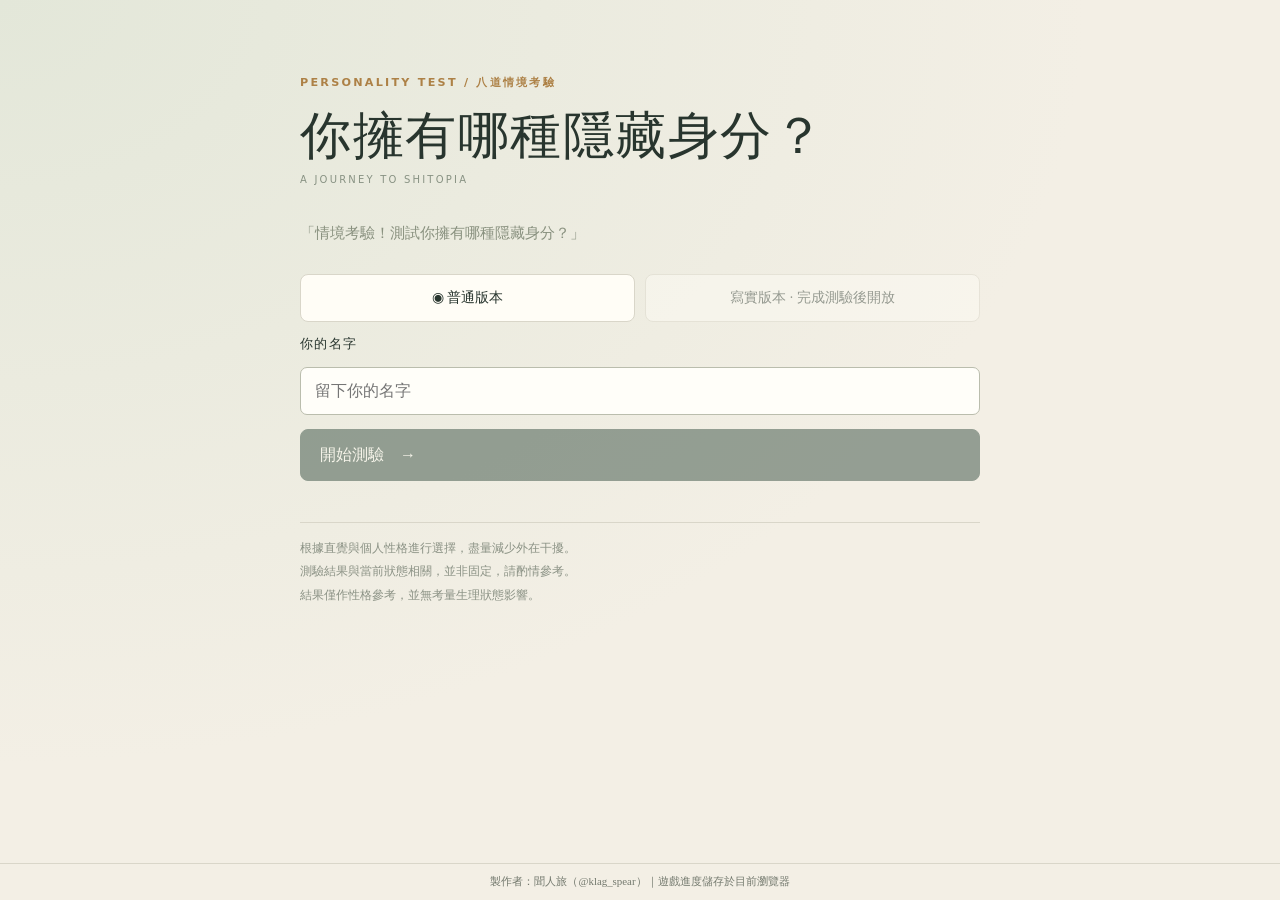
<file: index.html>
<!doctype html>
<html lang="zh-Hant">
<head><meta charset="utf-8"><meta name="viewport" content="width=device-width, initial-scale=1, viewport-fit=cover"><meta name="theme-color" content="#1e2924"><meta name="description" content="八道情境題，找出你的隱藏身分。"><title>你擁有哪種隱藏身分？</title><link rel="stylesheet" href="./styles/app.css"><link rel="stylesheet" href="./styles/candidate.css"><link rel="stylesheet" href="./styles/revision-061.css"></head>
<body><div id="app"></div><div id="notice" class="notification-stack" aria-live="polite" aria-relevant="additions"></div><dialog id="modal" aria-labelledby="modal-title"></dialog><noscript>本測驗需要開啟 JavaScript。</noscript><script type="module" src="./src/main.js"></script>
<!-- Cloudflare Web Analytics -->
<script
  type="module"
  src="https://static.cloudflareinsights.com/beacon.min.js"
  data-cf-beacon='{"token":"5f6bcc13f9c24ad7ba5f2b88d649b6bd"}'>
</script>
<!-- End Cloudflare Web Analytics -->
</body>
</html>
</file>
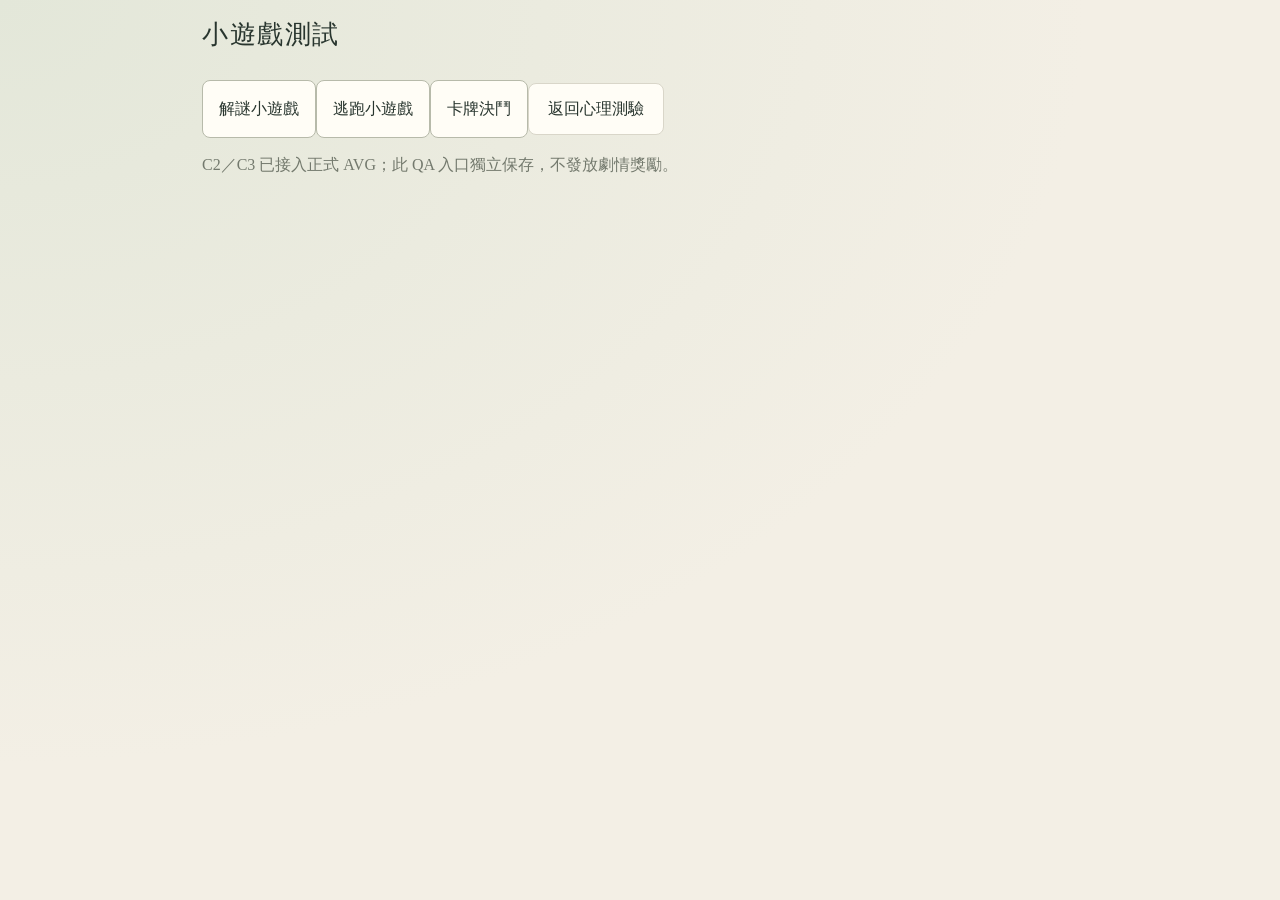
<file: qa/minigames.html>
<!doctype html>
<html lang="zh-Hant"><head><meta charset="utf-8"><meta name="viewport" content="width=device-width,initial-scale=1,viewport-fit=cover"><title>小遊戲測試中心</title><link rel="stylesheet" href="../styles/app.css"><link rel="stylesheet" href="../styles/candidate.css"><link rel="stylesheet" href="../styles/revision-061.css"></head><body><main id="qa" class="qa-center"></main><script type="module" src="./minigames.js"></script></body></html>
</file>
<file: styles/app.css>
@import url('./screens.css');
@import url('./cards.css');
/* Suppress double-tap zoom only; retain native panning and pinch zoom.
   Existing card drag surfaces keep their more specific touch-action: none. */
html,body,dialog{touch-action:manipulation}
:root{color-scheme:light;--paper:#f3efe5;--ink:#28352e;--muted:#73796d;--green:#233e31;--gold:#ad8146;--line:#d9d6c9;--white:#fffdf6;font-family:'Noto Serif TC','Microsoft JhengHei',serif;font-size:16px;background:var(--paper);color:var(--ink)}
*{box-sizing:border-box}body{margin:0;background:radial-gradient(ellipse at 0 0,#e3e7d9,transparent 60%),var(--paper);min-height:100dvh}button,input{font:inherit}button{cursor:pointer;border:1px solid var(--line);border-radius:8px;background:var(--white);color:var(--ink);padding:13px 19px;min-height:46px;transition:background .15s,transform .15s,box-shadow .15s;text-align:left;line-height:1.5;overflow-wrap:anywhere}button:hover:not(:disabled){background:#e4eadc;border-color:#92a68d;box-shadow:0 3px 10px #24362d0c}button:active:not(:disabled){transform:translateY(1px)}button:disabled{cursor:not-allowed;opacity:.45}button.primary{background:var(--green);color:#fffdf3;border-color:var(--green)}button.primary:hover:not(:disabled){background:#375b46}button.danger{color:#973d35;border-color:#bf827b}button:focus-visible,a:focus-visible,input:focus-visible{outline:3px solid #b18443;outline-offset:4px}input[type=text]{width:100%;border:1px solid #babdad;background:#fffef9;padding:14px;border-radius:7px;color:var(--ink);font-size:1rem}input[type=range]{width:min(300px,70vw)}a{color:var(--green)}h1,h2,h3,p{margin-top:0}h1{font-size:clamp(2.3rem,5.5vw,4.5rem);font-weight:500;line-height:1.2;letter-spacing:.06em}h2{font-size:clamp(1.6rem,3vw,2.4rem);font-weight:500;line-height:1.4}h3{font-size:1.15rem}p{line-height:1.9}small,.muted{color:var(--muted)}.eyebrow{font-family:system-ui,sans-serif;font-size:.7rem;letter-spacing:.2em;text-transform:uppercase;color:var(--gold);font-weight:700}.shell{max-width:1240px;margin:auto;padding:0 40px 48px}.topbar{display:flex;justify-content:space-between;align-items:center;gap:16px;min-height:92px;border-bottom:1px solid var(--line);margin-bottom:36px}.brand{font-size:1.3rem;letter-spacing:.2em;font-weight:700}.brand small{display:block;font:9px system-ui;letter-spacing:.22em;margin-top:4px}.top-actions{display:flex;gap:8px;align-items:center}.top-actions button{font-size:.85rem;padding:9px 13px}.pill{display:inline-block;border:1px solid var(--line);padding:5px 10px;border-radius:99px;font-size:.73rem;color:var(--muted)}.row{display:flex;flex-wrap:wrap;gap:10px;align-items:center}.stack{display:grid;gap:12px}.divider{border-top:1px solid var(--line);margin:24px 0}.card{border:1px solid var(--line);background:#fffdf699;border-radius:12px;padding:24px}.page-title{margin-bottom:28px}.page-title p{max-width:650px}.footer{border-top:1px solid var(--line);padding:22px 0;margin-top:42px;display:flex;justify-content:space-between;gap:12px;font-size:.7rem;color:var(--muted);letter-spacing:.06em}.asset{display:flex;align-items:center;justify-content:center;min-width:0;overflow:hidden}.asset img{max-width:100%;max-height:100%;object-fit:contain}.missing{flex-direction:column;gap:8px;border:1px dashed #91a18b;background:linear-gradient(150deg,#d9e1d044,#c7c9ad33);border-radius:12px;text-align:center;padding:16px;min-height:130px;color:#576951}.missing small{font:10px system-ui;overflow-wrap:anywhere}.asset-mark{font-size:2rem;color:#a88a59}.hidden{display:none!important}dialog{border:1px solid var(--line);border-radius:16px;background:var(--paper);color:var(--ink);width:min(850px,calc(100% - 24px));max-height:90dvh;padding:24px;box-shadow:0 30px 100px #101d1866}dialog::backdrop{background:#14221dcc;backdrop-filter:blur(5px)}.modal-head{display:flex;align-items:center;justify-content:space-between;gap:16px;position:sticky;top:-24px;background:var(--paper);padding:16px 0;z-index:5}.modal-head h2{font-size:1.5rem;margin:0}.modal-body{padding-top:12px}.collection{display:grid;gap:12px}.collection .card{padding:18px}.collection h3{margin-bottom:8px}.collection p{font-size:.9rem;margin-bottom:0;white-space:pre-line}.collection small{font:11px system-ui}.locked{background:#e9e7dd}.save-slot{display:flex;align-items:center;justify-content:space-between;gap:16px;flex-wrap:wrap}.save-slot .row{gap:5px}.save-slot button{padding:8px 12px}.save-slot p{margin:0;font-size:.88rem}.modal-grid{display:grid;grid-template-columns:1fr 1fr;gap:10px}.share-preview{width:100%;max-height:420px;object-fit:contain;border-radius:8px}.public-banner{background:#e1e7d5;padding:14px;border-radius:8px;margin-bottom:20px}.full-width{width:100%}
@media(max-width:767px){.shell{padding:0 18px 28px}.topbar{min-height:76px;margin-bottom:24px}.brand{font-size:1.05rem}.top-actions .pill{display:none}.card{padding:18px}.footer{flex-direction:column}.modal-grid{grid-template-columns:1fr}dialog{padding:18px}.modal-head{top:-18px}button{padding:12px 15px}.save-slot{align-items:flex-start}}
@media(prefers-reduced-motion:reduce){*,*::before,*::after{animation-duration:.01ms!important;transition-duration:.01ms!important;scroll-behavior:auto!important}}
.notification-stack{position:fixed;top:104px;right:max(16px,env(safe-area-inset-right));width:min(370px,calc(100vw - 32px));display:flex;flex-direction:column;gap:9px;z-index:30;pointer-events:none}.notice-item{background:var(--green);color:#fffdf3;border:1px solid #60816c;border-radius:10px;padding:12px 16px;box-shadow:0 8px 25px #14231c38;line-height:1.55;font-size:.9rem;pointer-events:auto;animation:notice-in .22s ease-out}.notice-item.item{background:#e7e4d1;color:var(--ink);border-color:#9aaa84}.notice-item.achievement{background:#f1e2bd;color:#51371d;border:2px solid var(--gold);padding:16px 18px;font-size:1rem;font-weight:700;box-shadow:0 10px 30px #59441d4d}.notice-item.leaving{opacity:0;transform:translateX(15px);max-height:0;padding-top:0;padding-bottom:0;margin:0;transition:opacity .24s,transform .24s,max-height .24s,padding .24s}@keyframes notice-in{from{opacity:0;transform:translateY(-10px)}to{opacity:1;transform:translateY(0)}}
@media(max-width:600px){.notification-stack{top:75px;right:10px;width:min(300px,calc(100vw - 20px))}.notice-item{font-size:.8rem;padding:9px 12px}.notice-item.achievement{font-size:.88rem;padding:12px}}

/* Persistent credits and stable shortcut row. */
.shell{padding-bottom:calc(72px + env(safe-area-inset-bottom))}
.footer{position:fixed;left:0;right:0;bottom:0;z-index:12;margin:0;padding:10px 16px calc(10px + env(safe-area-inset-bottom));display:block;text-align:center;line-height:1.45;background:rgba(243,239,229,.96);border-top:1px solid var(--line);font-size:.68rem;letter-spacing:0}
.demon-screen{padding-bottom:calc(74px + env(safe-area-inset-bottom))}
.topbar{flex-wrap:wrap}.top-actions{flex-wrap:wrap;justify-content:flex-end}
.notice-item{display:grid;gap:2px}.notice-item strong{font-size:.78rem;letter-spacing:.08em}.notice-item span{display:block}
.notice-item.item{border:2px solid #b3bd7d;background:#eeeacf;box-shadow:0 8px 25px #524d1e3d}.notice-item.item strong{color:#4e6229;font-size:.82rem}.notice-item.achievement strong{font-size:.86rem}
@media(max-width:600px){.shell{padding-bottom:calc(102px + env(safe-area-inset-bottom))}.topbar{justify-content:center;gap:8px;padding:8px 0}.top-actions{width:100%;justify-content:center;gap:4px}.topbar .top-actions button{font-size:.72rem;padding:6px 8px;min-height:38px}.footer{font-size:.61rem;max-width:100vw;padding:8px 18px calc(8px + env(safe-area-inset-bottom))}.notification-stack{top:112px}}
</file>
<file: styles/candidate.css>
/* v0.5: visual stage stays fixed; dialogue and the document grow naturally. */
@import url('./minigames.css');
.scene-frame{--visual-stage-height:calc(100dvh - 160px);height:auto;min-height:var(--visual-stage-height);background:var(--backdrop-tail-color,rgb(38,60,44));overflow:hidden}
.scene-frame .scene-backdrop{inset:0 0 auto;height:var(--visual-stage-height)}
.scene-frame .portrait-stage{top:calc(var(--visual-stage-height)*.4);bottom:auto;height:calc(var(--visual-stage-height)*.6)}
.scene-frame .portrait{width:min(72%,calc(var(--visual-stage-height)*.4))}
.portrait-visual-wrapper{width:100%;height:100%;translate:0 -30%;scale:1.2;transform-origin:center bottom}
.scene-overlay{height:auto;min-height:0;margin-top:var(--dialogue-top);padding:0}
.scene-overlay .scene-panel{height:auto;max-height:none;display:flex;flex-direction:column;gap:10px;overflow:visible;padding:12px;background:rgba(255,253,246,.80)}
.scene-panel .panel-heading{white-space:normal;overflow:visible;line-height:1.5}
.scene-panel .panel-content{min-height:0;overflow:visible;padding:0}
.scene-panel .panel-actions{flex:none;padding-top:8px}
.scene-panel .panel-actions:empty{display:none}
.scene-panel .choices{grid-template-columns:1fr}
.scene-panel .choices.compact{grid-template-columns:repeat(2,minmax(0,1fr))}
.scene-panel .choices button{padding:10px 12px;font-size:1rem;min-width:0}
.shell.posttest-shell{padding-bottom:calc(var(--footer-height,76px) + env(safe-area-inset-bottom))}
.shell .topbar{flex-wrap:nowrap;justify-content:space-between;gap:clamp(3px,1vw,10px)}
.posttest-shell:has(.game-screen) .topbar{min-height:64px;margin-bottom:6px}
.shell .brand{min-width:0;white-space:nowrap;font-size:clamp(.70rem,2.1vw,1rem);letter-spacing:0}
.shell .brand small{font-size:clamp(6px,1vw,9px);letter-spacing:clamp(0px,.1vw,1px)}
.shell .top-actions{width:auto;flex-wrap:nowrap;flex-shrink:0;gap:clamp(2px,.5vw,8px)}
.shell .topbar .top-actions button{font-size:clamp(.64rem,1.5vw,.85rem);padding:6px clamp(3px,.6vw,10px);min-height:38px;white-space:nowrap}
.result-visual{--flush-drain-x:50%;--flush-drain-y:41.5%;width:min(100%,246.6667px);max-width:280px;height:auto;aspect-ratio:2/3}
.result-visual .result-toilet img,.result-visual .result-portrait img{width:100%;height:100%;object-fit:fill}
.result-card.flushing .result-mover{animation:flush-to-water 2.1s linear forwards}
.result-card.flushing .result-portrait{animation:flush-spin 2.1s linear forwards}
.result-card.flushing .result-toilet{animation:none}
.result-blackout{animation:flush-blackout 2.1s linear forwards}
@keyframes flush-to-water{0%{transform:translate(0,0)}65%{transform:translate(var(--flush-dx),var(--flush-dy))}90%,100%{transform:translate(var(--flush-dx),var(--flush-dy))}}
@keyframes flush-spin{0%{transform:rotate(0) scale(1);opacity:1}65%{transform:rotate(440deg) scale(.18);opacity:1}90%{transform:rotate(700deg) scale(.025);opacity:.65}100%{transform:rotate(720deg) scale(.005);opacity:0}}
@keyframes flush-blackout{0%,80%{opacity:0}100%{opacity:1}}
.ending-visual{position:relative;display:grid;grid-template-columns:minmax(0,1fr);grid-template-rows:min-content auto;min-height:0;aspect-ratio:4/5;margin:20px 0;background:rgb(38,60,44);border-radius:12px;overflow:hidden}
.ending-visual::before{content:'';grid-area:1/1;aspect-ratio:8/5;pointer-events:none}
.ending-visual .ending-art{position:absolute;inset:0 0 auto;height:auto;aspect-ratio:4/5;margin:0}
.ending-visual .ending-art img{width:100%;height:100%;max-height:none;object-fit:cover}
.ending-story-panel{display:flex;flex-direction:column;justify-content:center;grid-area:2/1;position:relative;z-index:1;background:rgba(255,253,246,.20);padding:clamp(12px,2vw,24px);min-height:0;overflow:visible;backdrop-filter:blur(3px);margin:0 6%;height:100%;border-radius:16px}
.ending-story-panel .ending-story{font-size:1rem;line-height:1.9;margin:0}
.ending-visual{grid-template-rows:50% 50%;height:auto;aspect-ratio:4/5}
.ending-visual::before{aspect-ratio:auto}
.portrait-visual-wrapper.dragon-player{scale:1.518}
.ending-credits{margin:10px 0 0;font-size:.75rem;color:var(--muted);overflow-wrap:anywhere}.ending-credits h2{font-size:.8rem;margin-bottom:4px}.ending-credits p{margin:0}
.walkthrough-link{grid-column:1/-1}.game-screen:has(.formal-minigame) .game-hud{display:none}
@media(max-width:600px){.scene-overlay .scene-panel{background:rgba(255,253,246,.84)}.result-visual{width:min(100%,220px)}}
@media(prefers-reduced-motion:reduce){.result-card.flushing .result-mover{animation:none;transform:translate(var(--flush-dx),var(--flush-dy))}.result-card.flushing .result-portrait{animation:none;transform:scale(.08);opacity:1}.result-blackout{animation:flush-blackout .38s linear forwards!important;opacity:0;transition:none}}
</file>
<file: styles/revision-061.css>
/* Playtest 0.6.3: incrementally corrected 0.6.1 presentation rules; collision/state remain in the model. */
/* AB and CD are two non-wrapping rows; each preserves its existing content hierarchy. */
.shell .topbar.game-header{display:flex;flex-direction:column;align-items:stretch;gap:6px;min-height:0;padding:6px 0}
.header-ab{display:flex;align-items:center;justify-content:space-between;gap:clamp(2px,1vw,10px);min-width:0}
.header-divider{height:1px;background:var(--line);width:calc(100% - 28px);margin:0 auto;flex:none}
.game-header .game-hud{display:flex;align-items:center;justify-content:space-between;flex-wrap:nowrap;gap:clamp(4px,2vw,24px);margin:0;min-width:0}
.game-header .location-info{flex:0 1 auto;min-width:0}.game-header .location-info .eyebrow{display:block;font-size:clamp(6px,1.4vw,10px);letter-spacing:.06em;white-space:nowrap}
.game-header .player-info{display:flex;flex-direction:column;gap:2px;min-width:0;flex:0 1 auto;text-align:right;font-size:clamp(.6rem,1.6vw,.8rem)}
.player-name{overflow-wrap:anywhere;font-weight:600}.player-details{line-height:1.5;white-space:nowrap;color:var(--muted)}
.asset-loading{display:grid;place-items:center;min-height:180px;padding:24px;color:var(--muted)}
.game-header .top-actions{margin-left:auto;flex-wrap:nowrap;width:auto;gap:clamp(2px,.6vw,8px)}.game-header .game-hud h2{font-size:clamp(.75rem,2.5vw,1.3rem)}
.dialogue-header{position:relative;display:flex;align-items:center;justify-content:space-between;gap:12px;min-height:32px;padding-bottom:7px}
.dialogue-header::after{content:'';position:absolute;bottom:0;left:6px;right:6px;height:1px;background:var(--line)}
.dialogue-header .speaker{margin:0;min-width:0;overflow-wrap:anywhere}
.dialogue-header .next,.puzzle-dialogue .dialogue-header button{flex:none;margin:0 0 0 auto;min-height:32px;padding:2px 8px;font-size:.85rem}
.scene-overlay .dialogue .dialogue-header .next{margin-left:auto;margin-top:0}
.scene-overlay .scene-panel.dialogue{min-height:calc(var(--visual-stage-height) - var(--dialogue-top));border-radius:10px}.puzzle-dialogue:has(.dialogue-header){padding-top:6px}
.portrait-stage .portraits{inset:0 clamp(64px,4vw,96px);gap:0}
.scene-frame .portrait{width:min(42%,calc(var(--visual-stage-height)*.4))}
.scene-frame .portrait.slot-left{left:0}.scene-frame .portrait.slot-right{right:0}
.portrait-position-wrapper.small-friend{translate:0 15%}
.notification-stack{top:var(--notice-top,8px);right:var(--notice-right,12px)}
.playtest-entry{margin:20px 0 8px;font-size:.9rem}
/* Medium 64px plaid: only the surplus gutters, behind the untouched scene. */
.formal-minigame.plaid-sides{--plaid-size:64px;--plaid-base:#443a30;--plaid-band:#b0a39322;--plaid-line:#211a1870;background:var(--plaid-base)}
.formal-minigame.runner.plaid-sides{--plaid-base:#41413d;--plaid-band:#aaa69a22;--plaid-line:#20211f70}
.formal-minigame::before,.formal-minigame::after{content:'';position:absolute;top:0;bottom:0;width:50%;pointer-events:none;z-index:0;background:repeating-linear-gradient(0deg,transparent 0 30px,var(--plaid-line) 30px 32px,var(--plaid-band) 32px 62px,var(--plaid-line) 62px 64px),repeating-linear-gradient(90deg,transparent 0 30px,var(--plaid-line) 30px 32px,var(--plaid-band) 32px 62px,var(--plaid-line) 62px 64px);background-size:var(--plaid-size) var(--plaid-size)}
.formal-minigame::before{left:0}.formal-minigame::after{right:0}
.puzzle.reporting{background:transparent}.puzzle.reporting::before,.puzzle.reporting::after{display:none}
.puzzle-report-stage:empty{display:none}
.puzzle-report-stage{color:var(--ink)}
.demon-wrapper{position:absolute;width:var(--demon-display-size,0px);height:var(--demon-display-size,0px);pointer-events:none;transform:none;scale:1;z-index:1}
.demon-wrapper .demon-image,.demon-wrapper .demon-image img{width:100%;height:100%;object-fit:contain;object-position:center;transform:none;scale:1}
.puzzle-room,.game-screen .puzzle-room{width:min(100%,calc(var(--puzzle-room-height,calc(100dvh - 145px))*.5625));z-index:1}
.puzzle-exit{position:absolute;top:6px;right:6px;z-index:5;min-height:36px;padding:5px 10px;font-size:.8rem;background:#f3efe5db}
.puzzle-hotspot:disabled{cursor:default;opacity:1}.puzzle-hotspot:disabled:hover{background:transparent}
.puzzle-toast{top:8px;max-width:calc(100% - 24px)}
.puzzle-inventory{position:absolute;bottom:0;left:50%;translate:-50% 0;width:100%;margin:0;z-index:3}
.inventory-slots{inset:0;display:block}.inventory-positioner{position:absolute;width:13%;height:76%;translate:-50% -50%}
.inventory-slot{position:relative;width:100%;height:100%;display:block;border:0}
.inventory-slot.selected{border:0;box-shadow:inset 0 0 0 3px #ffe79a,0 0 8px #ffe79a}
.inventory-slot:active:not(:disabled){transform:none}
.inventory-slot img{position:absolute;left:50%;top:50%;translate:-50% -50%;transform:none;width:100%;height:100%;max-width:100%;max-height:100%;margin:0;object-fit:contain}
.puzzle-dialogue{z-index:4}.runner-stage{z-index:1;height:calc(100dvh - 170px);width:min(100%,calc((100dvh - 170px)*.68))}
.runner-success{width:min(420px,calc(100% - 24px));text-align:center;padding:24px}.runner-success p{font-size:1.15rem}.runner-success button{display:block;margin:auto;min-width:100px;text-align:center}
.notebook-viewer{width:min(1600px,calc(100vw - 8px));max-width:none;max-height:98dvh;background:transparent;border:0;padding:0;box-shadow:none;overflow:hidden}
.notebook-viewer .viewer-controls{position:relative;color:#fff9e8;margin:0 4px 4px;font-size:.8rem;min-height:38px}
.notebook-viewer .viewer-controls button{min-height:36px;padding:4px 10px}
.notebook-spread{position:relative;display:block;padding:0;min-height:0;width:min(100%,calc((98dvh - 46px)*1.25));aspect-ratio:5/4;margin:auto;background:none;gap:0}
.notebook-art{position:absolute;inset:0;width:100%;height:100%;object-fit:contain;pointer-events:none}
.notebook-page{position:absolute;max-height:none;padding:0;overflow-y:auto;overflow-x:hidden;scrollbar-width:none;overscroll-behavior:contain;min-width:0;font-size:16px;line-height:1.7}
.notebook-page::-webkit-scrollbar{display:none;width:0;height:0}.notebook-page:focus-visible{outline:2px solid #96743d;outline-offset:2px}
.notebook-page .clue,.notebook-page .inference,.notebook-page button{font-size:16px;line-height:1.7;overflow-wrap:anywhere}
.notebook-right{display:flex;flex-direction:column;gap:12px}.notebook-right button{padding:6px;flex:none}.notebook-page .clue{text-align:left;min-height:44px;padding:6px 0}
.notebook-page .inference input{flex:none}.notebook-page .evidence-archive summary,.notebook-page .evidence-archive button{font-size:16px}
.paper-viewer{width:calc(100vw - 8px);max-width:1100px;max-height:98dvh;padding:0;background:transparent;border:0;box-shadow:none;overflow:hidden}
.paper-viewer .viewer-controls{color:#fff9e8;margin:0 4px 4px;min-height:38px;font-size:.8rem}
.paper-view{aspect-ratio:9/8;width:min(100%,calc((98dvh - 46px)*1.125));max-width:1100px;margin:auto}
.paper-content{position:absolute;right:auto;display:flex;align-items:center;justify-content:center;overflow:visible}
.paper-fixed{width:max-content;font-size:24px;line-height:1.7;transform:none}.paper-line{line-height:1.7;text-align:left}
.hazard-anchor{position:absolute;width:20%;aspect-ratio:1;translate:-50% -50%;pointer-events:none}
.hazard-visual{width:100%;height:100%;display:flex;align-items:center;justify-content:center}
.hazard-visual .runner-entity{position:static;width:100%;height:100%;max-height:none;object-fit:contain;transform:none;transform-origin:center}
@media(max-width:767px){.portrait-stage .portraits{inset:0 clamp(0px,1vw,8px);gap:0}.scene-frame .portrait{width:42%}.shell .topbar.game-header{gap:4px}.game-header .header-ab .brand{font-size:clamp(9px,2.6vw,16px)}.game-header .header-ab .top-actions button{font-size:clamp(9px,2.7vw,12px);padding:4px clamp(2px,.7vw,5px);min-height:32px}.game-header .player-info{font-size:clamp(9px,2.8vw,12px)}.formal-minigame::before,.formal-minigame::after{display:none}.puzzle-exit{font-size:.7rem;padding:4px 7px}.puzzle-dialogue{left:3%;right:3%;padding:6px 10px}.notebook-viewer{width:calc(100vw - 4px)}.runner-stage{height:calc(100dvh - 145px);width:min(100%,calc((100dvh - 145px)*.68))}}

.ending-story-panel .ending-story{color:#18291f;text-shadow:0 0 3px #fffdf6,0 1px 1px #fffdf6}
</file>
